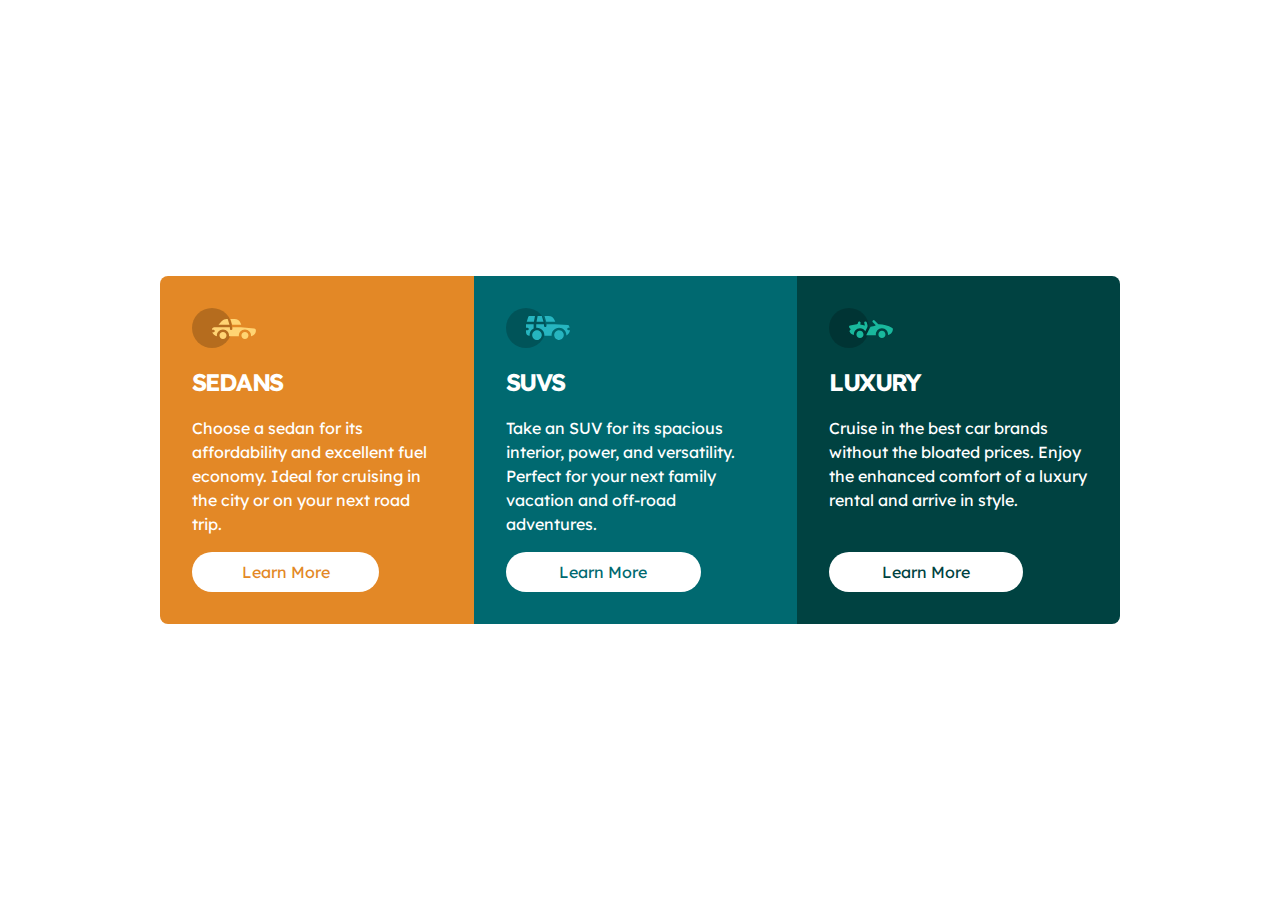
<file: index.html>
<!DOCTYPE html>
<html lang="en">
  <head>
    <meta charset="UTF-8" />
    <meta http-equiv="X-UA-Compatible" content="IE=edge" />
    <meta name="viewport" content="width=device-width, initial-scale=1.0" />
    <link rel="preconnect" href="https://fonts.googleapis.com" />
    <link rel="preconnect" href="https://fonts.gstatic.com" crossorigin />
    <link
      href="https://fonts.googleapis.com/css2?family=Lexend+Deca:wght@100;200;300;400;500;600;700;800;900&display=swap"
      rel="stylesheet"
    />
    <link rel="stylesheet" href="./css/reset.css" />
    <link rel="stylesheet" href="./css/main.css" />
    <script src="./js/main.js" defer></script>
    <title>Document</title>
  </head>
  <body>
    <article class="card">
      <section class="sedans">
        <img
          src="./images/icon-sedans.svg"
          alt="Small icon of an orange sedan."
        />
        <h1>SEDANS</h1>
        <p>
          Choose a sedan for its affordability and excellent fuel economy. Ideal
          for cruising in the city or on your next road trip.
        </p>
        <a>Learn More</a>
      </section>
      <section class="suvs">
        <img src="./images/icon-suvs.svg" alt="Small icon of a blue SUV." />
        <h1>SUVS</h1>
        <p>
          Take an SUV for its spacious interior, power, and versatility. Perfect
          for your next family vacation and off-road adventures.
        </p>
        <a>Learn More</a>
      </section>
      <section class="luxury">
        <img
          src="./images/icon-luxury.svg"
          alt="Small icon of a green luxury vehicle."
        />
        <h1>LUXURY</h1>
        <p>
          Cruise in the best car brands without the bloated prices. Enjoy the
          enhanced comfort of a luxury rental and arrive in style.
        </p>
        <a>Learn More</a>
      </section>
    </article>
  </body>
</html>
</file>
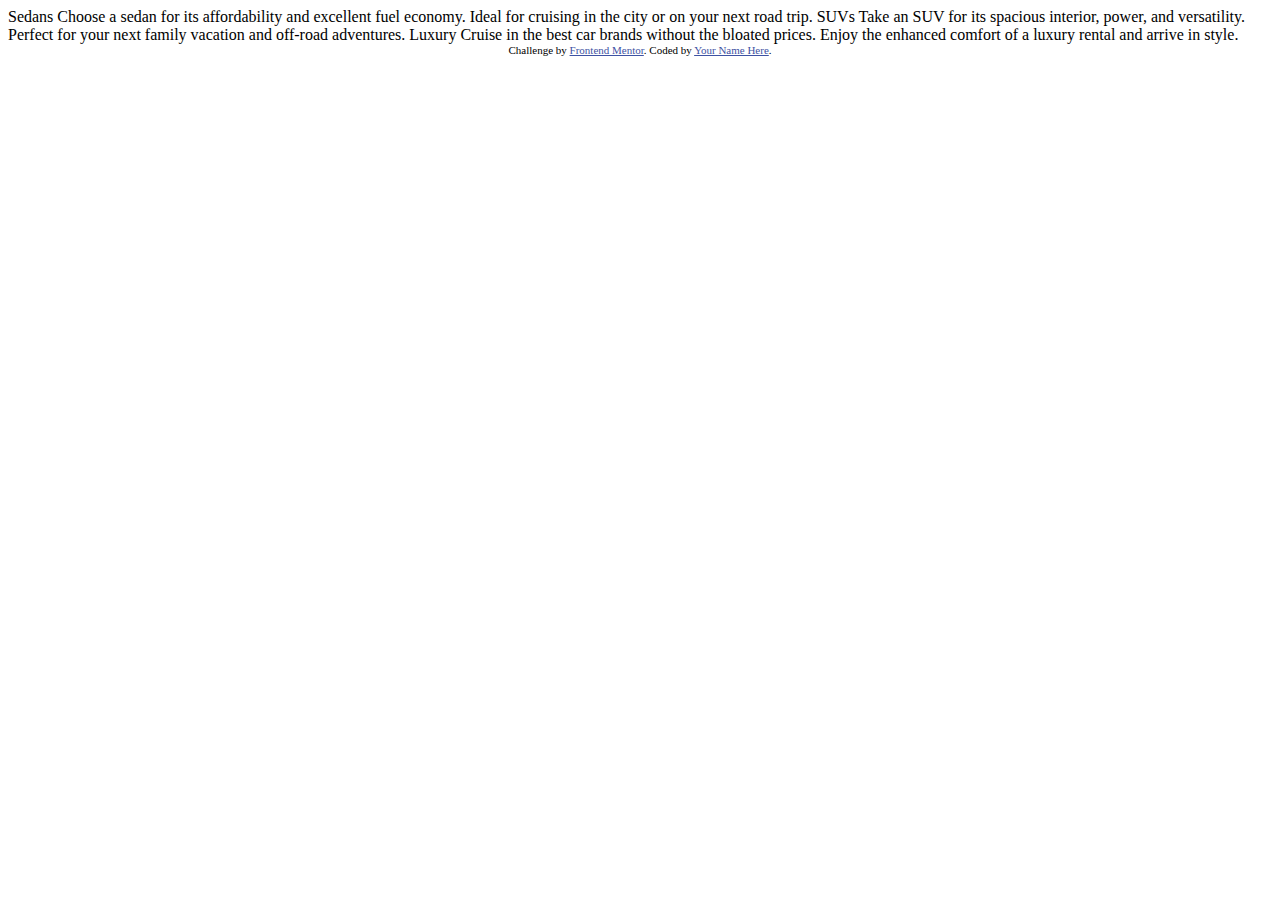
<file: 3-column-preview-card-component-main/index.html>
<!DOCTYPE html>
<html lang="en">
<head>
  <meta charset="UTF-8">
  <meta name="viewport" content="width=device-width, initial-scale=1.0"> <!-- displays site properly based on user's device -->

  <link rel="icon" type="image/png" sizes="32x32" href="./images/favicon-32x32.png">
  
  <title>Frontend Mentor | 3-column preview card component</title>

  <!-- Feel free to remove these styles or customise in your own stylesheet 👍 -->
  <style>
    .attribution { font-size: 11px; text-align: center; }
    .attribution a { color: hsl(228, 45%, 44%); }
  </style>
</head>
<body>
  
  Sedans
  Choose a sedan for its affordability and excellent fuel economy. Ideal for cruising in the city 
  or on your next road trip.

  SUVs
  Take an SUV for its spacious interior, power, and versatility. Perfect for your next family vacation 
  and off-road adventures.

  Luxury
  Cruise in the best car brands without the bloated prices. Enjoy the enhanced comfort of a luxury 
  rental and arrive in style.
  
  <div class="attribution">
    Challenge by <a href="https://www.frontendmentor.io?ref=challenge" target="_blank">Frontend Mentor</a>. 
    Coded by <a href="#">Your Name Here</a>.
  </div>
</body>
</html>
</file>
<file: css/main.css>
/* Decent Defaults */

img,
video {
  width: 4rem;
  height: auto;
}
/* GENERAL Styles*/
body {
  font-family: "Lexend Deca", sans-serif;
  display: flex;
  align-items: center;
  justify-content: center;
  min-height: 100vh;
  margin: 0 1rem;
}

article.card {
  max-width: 60rem;
  text-align: left;
  display: flex;
  border-radius: 0.5rem;
  overflow: hidden;

}

}
article.card img {
  align: center;

}
article.card h1 {
  font-weight: 700;
  font-size: 1.5rem;
  letter-spacing: -0.1rem;
}
article.card a {
  border-radius: 1.5rem;
  background-color: white;
  /* margin-bottom: 2rem; */
  /* max-width: 6rem; */
  border: none;
  padding: 0.5rem;
  max-width: 75%;
  text-align: center;
  margin-top: auto;
}

article.card section {
  display: flex;
  flex-direction: column;
  gap: 1rem;
  padding: 2rem;
}

/* Mobile Only */
@media (max-width: 40em) {
  article.card {
    flex-direction: column;
  }
}

/* Desktop Only */
@media (min-width: 40em) {
  article.card {
    flex-direction: row;
  }

  
}

/* Sedans */
article.card section.sedans h1 {
  color: white;
}
article.card section.sedans a {
  color: hsl(31, 77%, 52%);
}
article.card section.sedans {
  background-color: hsl(31, 77%, 52%);
  color: white;
}

/* SUVS */

article.card section.suvs h1 {
  color: white;
}
article.card section.suvs {
  background-color: hsl(184, 100%, 22%);
  color: white;
}
article.card section.suvs a {
  color: hsl(184, 100%, 22%);
}

article.card section.luxury h1 {
  color: white;
}

/* Luxury */

article.card section.luxury {
  background-color: hsl(179, 100%, 13%);
  color: white;
}
article.card section.luxury a {
  color: hsl(179, 100%, 13%);
}
</file>
